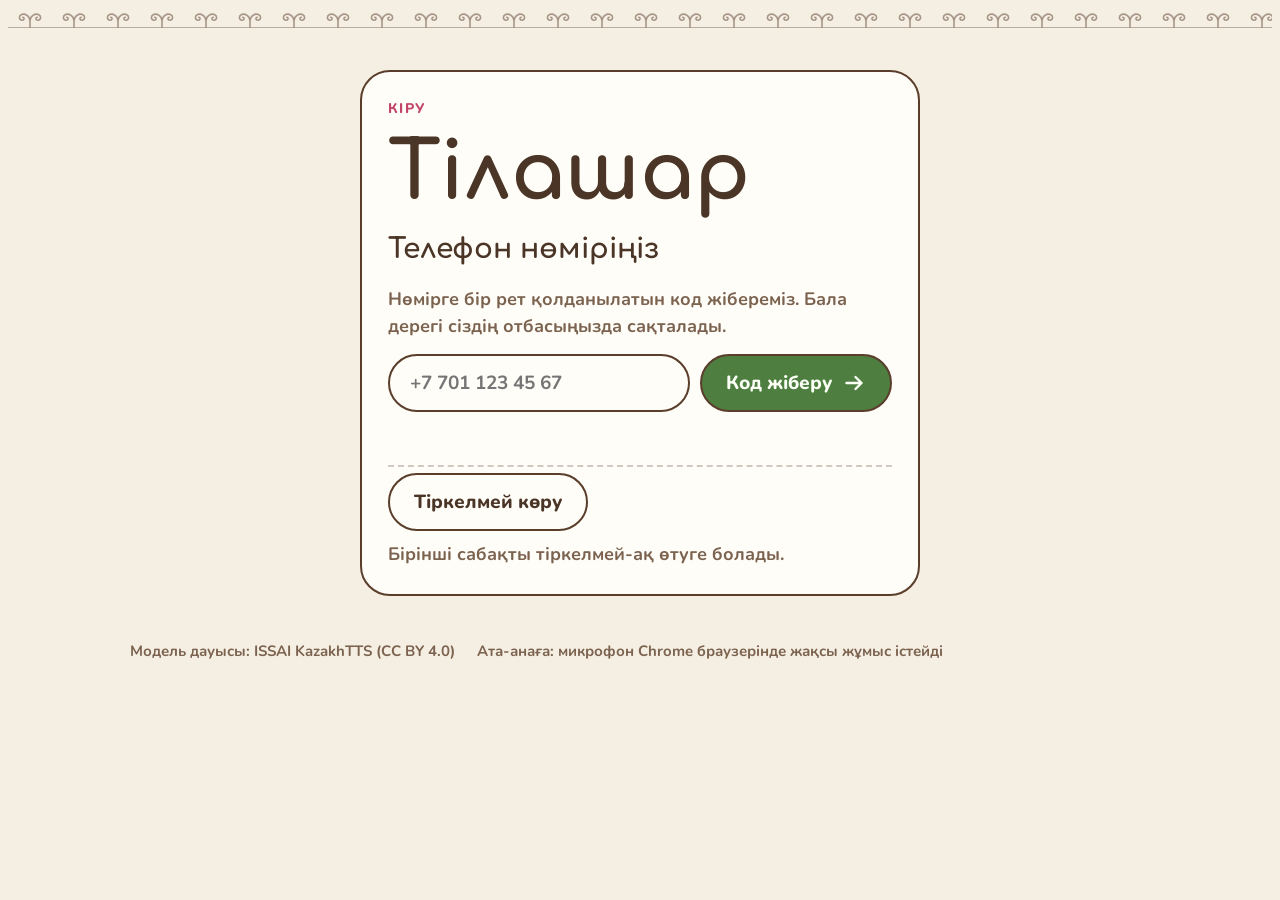
<file: web/index.html>
<!doctype html>
<html lang="kk">
<head>
<meta charset="utf-8">
<meta name="viewport" content="width=device-width,initial-scale=1,viewport-fit=cover">
<title>Тілашар</title>
<meta name="description" content="Балаларға арналған қазақ тілі: тыңда, қайтала, айт.">
<meta name="theme-color" content="#F5EFE3" media="(prefers-color-scheme: light)">
<meta name="theme-color" content="#221A16" media="(prefers-color-scheme: dark)">
<link rel="manifest" href="./manifest.webmanifest">
<link rel="icon" href="./public/icon-192.svg" type="image/svg+xml">
<link rel="apple-touch-icon" href="./public/icon-192.svg">
<link rel="preconnect" href="https://fonts.googleapis.com">
<link rel="preconnect" href="https://fonts.gstatic.com" crossorigin>
<link rel="stylesheet" href="https://fonts.googleapis.com/css2?family=Comfortaa:wght@600;700&family=Nunito:wght@600;700;800;900&display=swap">
<link rel="stylesheet" href="./styles.css">
<link rel="modulepreload" href="./src/main.js">
</head>
<body>
<div class="felt-band" aria-hidden="true"></div>
<div class="wrap">
  <main id="view" aria-live="polite"></main>
  <footer class="foot" id="foot"></footer>
</div>
<script type="module" src="./src/main.js"></script>
</body>
</html>
</file>
<file: web/styles.css>
:root{
  /* Ертегі — страница детской книги: тёплая бумага и коричневый контур */
  --ground:#F5EFE3; --surface:#FFFDF8; --surface-2:#F0E6D6;
  --ink:#4A3526; --ink-soft:#7C6350; --line:#5A3E2B; --hair:rgba(90,62,43,.28);
  --berry:#C2456A; --berry-ink:#FFF7F1; --moss:#4E7F40; --moss-ink:#FBFFF6;
  --ochre:#E9A13B; --ochre-ink:#3A2508; --ochre-text:#A96E06;
  --plum:#7E5AA0; --plum-ink:#FFF6FD; --good:#3F7F49; --star-off:#EDE2CF;
  --t-animals:#F6E3CB; --t-fruits:#F8DBD5; --t-colors:#E8E1F2; --t-numbers:#DFEDDC; --t-home:#DDE8F2; --t-nature:#E3EED6; --t-custom:#F2E1EC;
  --focus:#1B5FD1;
  /* палитра рисунков */
  --i1:#C2456A; --i2:#5B8C4A; --i3:#E9A13B; --i4:#4E86B8; --i5:#DFA96B;
  --i6:#8A5A3B; --i7:#FFF6E7; --i8:#8560A9; --i9:#8C9BB0; --i10:#EFA9B4;
  --display:"Comfortaa",system-ui,sans-serif;
  --body:"Nunito","Segoe UI",system-ui,-apple-system,sans-serif;
  --bw:2.5px;
}
@media (prefers-color-scheme: dark){
  :root:not([data-theme="light"]){
    --ground:#221A16; --surface:#2E2521; --surface-2:#3A2F28;
    --ink:#F6EBDB; --ink-soft:#C8B4A1; --line:#E9D6BC; --hair:rgba(233,214,188,.32);
    --berry:#E1789B; --berry-ink:#2A0F19; --moss:#86BE70; --moss-ink:#11240C;
    --ochre:#F2BA63; --ochre-ink:#2E1D04; --ochre-text:#F2BA63;
    --plum:#C298DE; --plum-ink:#22112E; --good:#8CC98C; --star-off:#4A3B30;
    --t-animals:#3E3122; --t-fruits:#402A2A; --t-colors:#312B3E; --t-numbers:#253522; --t-home:#22303E; --t-nature:#293620; --t-custom:#3A2A36;
    --focus:#8FB4FF;
    --i1:#E1789B; --i2:#84BD6E; --i3:#F2BA63; --i4:#7FB4DE; --i5:#E5BE90;
    --i6:#B88259; --i7:#F7ECDA; --i8:#B792DA; --i9:#AEBBCC; --i10:#F3BFC7;
  }
}
:root[data-theme="dark"]{
  --ground:#221A16; --surface:#2E2521; --surface-2:#3A2F28;
  --ink:#F6EBDB; --ink-soft:#C8B4A1; --line:#E9D6BC; --hair:rgba(233,214,188,.32);
  --berry:#E1789B; --berry-ink:#2A0F19; --moss:#86BE70; --moss-ink:#11240C;
  --ochre:#F2BA63; --ochre-ink:#2E1D04; --ochre-text:#F2BA63;
  --plum:#C298DE; --plum-ink:#22112E; --good:#8CC98C; --star-off:#4A3B30;
  --t-animals:#3E3122; --t-fruits:#402A2A; --t-colors:#312B3E; --t-numbers:#253522; --t-home:#22303E; --t-nature:#293620; --t-custom:#3A2A36;
  --focus:#8FB4FF;
  --i1:#E1789B; --i2:#84BD6E; --i3:#F2BA63; --i4:#7FB4DE; --i5:#E5BE90;
  --i6:#B88259; --i7:#F7ECDA; --i8:#B792DA; --i9:#AEBBCC; --i10:#F3BFC7;
}

*{box-sizing:border-box}
html,body{background:var(--ground);color:var(--ink)}
body{font-family:var(--body);font-size:18px;line-height:1.5;-webkit-font-smoothing:antialiased}
button,input{font:inherit;color:inherit}
.sr{position:absolute;width:1px;height:1px;overflow:hidden;clip:rect(0 0 0 0);white-space:nowrap}

/* Тонкая линия орнамента қошқар мүйіз вместо войлочной полосы */
.felt-band{height:26px;position:relative;background:var(--ground)}
.felt-band::before{content:"";position:absolute;inset:4px 0 6px;background:var(--line);opacity:.5;
  -webkit-mask:url("data:image/svg+xml,%3Csvg xmlns='http://www.w3.org/2000/svg' viewBox='0 0 44 18'%3E%3Cpath d='M22 17V10C22 5 17 2 13.5 3.6 10.3 5 11 9.3 14.2 9.3 16.6 9.3 16.6 6.3 14.7 6.3M22 10C22 5 27 2 30.5 3.6 33.7 5 33 9.3 29.8 9.3 27.4 9.3 27.4 6.3 29.3 6.3M0 17h44' fill='none' stroke='black' stroke-width='1.6' stroke-linecap='round'/%3E%3C/svg%3E") repeat-x left center/44px 18px;
  mask:url("data:image/svg+xml,%3Csvg xmlns='http://www.w3.org/2000/svg' viewBox='0 0 44 18'%3E%3Cpath d='M22 17V10C22 5 17 2 13.5 3.6 10.3 5 11 9.3 14.2 9.3 16.6 9.3 16.6 6.3 14.7 6.3M22 10C22 5 27 2 30.5 3.6 33.7 5 33 9.3 29.8 9.3 27.4 9.3 27.4 6.3 29.3 6.3M0 17h44' fill='none' stroke='black' stroke-width='1.6' stroke-linecap='round'/%3E%3C/svg%3E") repeat-x left center/44px 18px}

.wrap{max-width:1060px;margin:0 auto;padding-inline:20px;padding-block:26px 36px}

/* Лист бумаги в рамке */
.patch{position:relative;background:var(--surface);border:var(--bw) solid var(--line);border-radius:30px}

.eyebrow{margin:0;font-weight:800;font-size:14px;letter-spacing:.09em;text-transform:uppercase;color:var(--berry)}
h1{font-family:var(--display);font-weight:700;font-size:clamp(44px,8vw,80px);line-height:1.02;margin:8px 0 14px;text-wrap:balance}
h2{font-family:var(--display);font-weight:700;font-size:clamp(22px,3vw,28px);line-height:1.2;margin:0;text-wrap:balance}
h3{margin:0}

/* Рисунки */
.ill{width:70%;height:70%;display:block;overflow:visible}
.ill .f{stroke:var(--line);stroke-width:3.4;stroke-linejoin:round;paint-order:stroke fill}
.ill .l{fill:none;stroke:var(--line);stroke-width:3.4;stroke-linecap:round;stroke-linejoin:round}
.ill .l2{fill:none;stroke:var(--line);stroke-width:2.6;stroke-linecap:round}
.ill .ink{fill:var(--line)}
.ill .i1{fill:var(--i1)} .ill .i2{fill:var(--i2)} .ill .i3{fill:var(--i3)} .ill .i4{fill:var(--i4)} .ill .i5{fill:var(--i5)}
.ill .i6{fill:var(--i6)} .ill .i7{fill:var(--i7)} .ill .i8{fill:var(--i8)} .ill .i9{fill:var(--i9)} .ill .i10{fill:var(--i10)}

/* Home */
.home{display:grid;gap:34px}
.hero{display:grid;grid-template-columns:1.25fr 1fr;gap:28px;align-items:center}
.lede{font-size:clamp(19px,2.2vw,22px);max-width:32ch;color:var(--ink-soft);margin:0 0 20px;font-weight:700}
.how{display:flex;flex-wrap:wrap;align-items:center;gap:8px;list-style:none;padding:0;margin:0}
.how li{display:flex;align-items:center;gap:8px;padding:5px 16px 5px 5px;border-radius:999px;background:var(--surface);border:var(--bw) solid var(--line);font-weight:800}
.how .arrow{background:none;border:0;padding:0;color:var(--ink-soft)}
.how .arrow svg{width:18px;height:18px}
.dot{width:34px;height:34px;border-radius:50%;display:grid;place-items:center}
.dot svg{width:20px;height:20px}
.dot.s1{background:var(--moss);color:var(--moss-ink)} .dot.s2{background:var(--ochre);color:var(--ochre-ink)} .dot.s3{background:var(--berry);color:var(--berry-ink)}

.wotd{padding:24px 26px;display:grid;grid-template-columns:auto 1fr;gap:22px;align-items:center}
.wotd .plate{--plate:128px}
.wotd-body{display:grid;gap:8px;justify-items:start;min-width:0}
.wotd-word{font-weight:900;font-size:clamp(38px,5vw,52px);line-height:1.05;overflow-wrap:break-word}
.wotd-row{display:flex;flex-wrap:wrap;gap:10px}

.section-head{display:flex;flex-wrap:wrap;justify-content:space-between;align-items:baseline;gap:8px 20px}
.section-head p{margin:0;color:var(--ink-soft);font-weight:700}
.topics{display:grid;grid-template-columns:repeat(3,1fr);gap:18px}
.tile{all:unset;box-sizing:border-box;cursor:pointer;position:relative;display:grid;grid-template-columns:auto 1fr;gap:16px;align-items:center;padding:16px 20px;border:var(--bw) solid var(--line);border-radius:30px;background:var(--tint,var(--surface));transition:transform .15s ease}
.tile:hover{transform:translateY(-2px)}
.tile:active{transform:translateY(2px)}
.tile:focus-visible{outline:3px solid var(--focus);outline-offset:4px}
.tpic{width:76px;height:76px;border-radius:50%;background:var(--surface);border:var(--bw) solid var(--line);display:grid;place-items:center;font-size:38px;line-height:1}
.tpic .ill{width:74%;height:74%}
.tpic .trio{display:flex}
.tpic .trio i{width:22px;height:22px;border-radius:50%;margin-inline:-4px;border:2px solid var(--line)}
.tpic .nums{font-family:var(--display);font-weight:700;font-size:18px}
.tinfo{display:grid;gap:6px;min-width:0}
.tname{display:block;font-family:var(--display);font-weight:700;font-size:19px;line-height:1.2;overflow-wrap:break-word}
.meta{display:flex;justify-content:space-between;gap:8px;font-size:15px;font-weight:800;color:var(--ink-soft);font-variant-numeric:tabular-nums}
.meta .got{display:inline-flex;align-items:center;gap:4px}
.meta .got svg{width:16px;height:16px;fill:var(--ochre);stroke:var(--line);stroke-width:1.6}
.meter{height:10px;border-radius:99px;background:var(--surface);border:2px solid var(--line);overflow:hidden}
.meter i{display:block;height:100%;background:var(--ochre)}
.badge{justify-self:start;font-size:12px;font-weight:800;letter-spacing:.06em;text-transform:uppercase;padding:2px 10px;border-radius:99px;background:var(--plum);color:var(--plum-ink)}

.ai-band{padding:26px;display:grid;grid-template-columns:1fr 1.1fr;gap:18px 28px;align-items:center;background:var(--t-custom)}
.ai-band .eyebrow{color:var(--plum)}
.note{margin:6px 0 0;color:var(--ink-soft);font-weight:700;max-width:44ch}
.ai-form{display:grid;gap:12px}
.ai-row{display:flex;gap:10px;flex-wrap:wrap}
.ai-row input{flex:1 1 200px;min-width:0;min-height:56px;padding:0 20px;border-radius:999px;border:var(--bw) solid var(--line);background:var(--surface);font-weight:700;font-size:19px}
.ai-row input:focus-visible{outline:3px solid var(--focus);outline-offset:2px}
.chips{display:flex;flex-wrap:wrap;gap:8px}
.chip{all:unset;cursor:pointer;padding:6px 14px;border-radius:99px;background:var(--surface);border:2px solid var(--line);font-weight:800;font-size:16px}
.chip:focus-visible{outline:3px solid var(--focus);outline-offset:2px}
.status{margin:0;font-weight:800;min-height:1.5em;color:var(--plum)}

.foot{margin-top:34px;display:flex;flex-wrap:wrap;gap:6px 22px;color:var(--ink-soft);font-size:15px;font-weight:700}

/* Buttons — обведённые, без объёма */
.btn{all:unset;box-sizing:border-box;cursor:pointer;display:inline-flex;align-items:center;justify-content:center;gap:10px;min-height:58px;padding:0 24px;border-radius:999px;font-weight:800;font-size:19px;line-height:1.1;background:var(--surface);border:var(--bw) solid var(--line);color:var(--ink);transition:transform .1s ease;text-align:center}
.btn svg{width:24px;height:24px;flex:none}
.btn:hover{transform:translateY(-1px)}
.btn:active{transform:translateY(2px)}
.btn:focus-visible{outline:3px solid var(--focus);outline-offset:3px}
.btn[disabled]{opacity:.55;cursor:progress}
.btn.primary{background:var(--step,var(--moss));color:var(--step-ink,var(--moss-ink))}
.btn.plum{background:var(--plum);color:var(--plum-ink)}
.btn.red{background:var(--berry);color:var(--berry-ink)}
.btn.small{min-height:46px;font-size:17px;padding:0 18px}
.btn.ghost{background:transparent;border-color:transparent;padding:0 12px}
.btn.ghost:hover{border-color:var(--hair)}

/* Круг с картинкой */
.plate{--plate:220px;width:var(--plate);height:var(--plate);max-width:100%;border-radius:50%;background:var(--tint,var(--t-animals));border:var(--bw) solid var(--line);display:grid;place-items:center;position:relative;flex:none;overflow:hidden}
.emoji{font-size:calc(var(--plate) * .46);line-height:1}
.swatch{width:58%;height:58%;border-radius:50%;background:var(--sw);border:var(--bw) solid var(--line)}
.numpic{display:grid;justify-items:center;gap:calc(var(--plate) * .03)}
.numeral{font-family:var(--display);font-weight:700;font-size:calc(var(--plate) * .3);line-height:1}
.asyks{display:flex;flex-wrap:wrap;justify-content:center;align-items:center;gap:3px;width:calc(var(--plate) * .66)}
.asyks svg{width:var(--asz,13%);height:auto;stroke:var(--line);stroke-width:1.6}
.asyks svg:nth-child(odd){fill:var(--i1)} .asyks svg:nth-child(even){fill:var(--i3)}

/* Lesson */
.lesson{display:grid;gap:18px}
.lesson[data-step="1"]{--step:var(--moss);--step-ink:var(--moss-ink);--step-text:var(--moss)}
.lesson[data-step="2"]{--step:var(--ochre);--step-ink:var(--ochre-ink);--step-text:var(--ochre-text)}
.lesson[data-step="3"]{--step:var(--berry);--step-ink:var(--berry-ink);--step-text:var(--berry)}
.lesson-bar{display:grid;grid-template-columns:auto 1fr auto;gap:10px;align-items:center}
.steps{list-style:none;display:flex;justify-content:center;align-items:center;margin:0;padding:0}
.steps li{display:flex;align-items:center;gap:8px;font-weight:800;color:var(--ink-soft)}
.steps li+li::before{content:"";width:clamp(14px,5vw,46px);border-top:2.5px dashed var(--hair);margin-inline:8px}
.steps .ic{width:42px;height:42px;border-radius:50%;display:grid;place-items:center;background:var(--surface);border:var(--bw) solid var(--line);color:var(--ink-soft)}
.steps .ic svg{width:22px;height:22px}
.steps li.on{color:var(--ink)}
.steps li.on .ic{background:var(--step);color:var(--step-ink)}
.steps li.done .ic{background:var(--good);color:var(--surface)}
.count{white-space:nowrap;font-weight:800;font-variant-numeric:tabular-nums;color:var(--ink-soft);padding-inline:8px}
.thread{height:10px;border-radius:99px;background:var(--surface);border:2px solid var(--line);overflow:hidden}
.thread i{display:block;height:100%;background:var(--step);transition:width .4s ease}

.stage{display:grid;justify-items:center;text-align:center;gap:14px;padding:clamp(22px,4vw,36px) 20px 32px}
.word{font-weight:900;font-size:clamp(50px,11vw,104px);line-height:1.05;display:flex;flex-wrap:wrap;justify-content:center;align-items:baseline;margin-top:4px}
.syl{border-bottom:6px solid transparent;padding-bottom:2px;transition:color .12s,border-color .12s}
.syl.lit{color:var(--step-text);border-bottom-color:var(--step)}
.sep{display:none;color:var(--hair);padding-inline:.08em}
.word.split .sep{display:inline}
.say{font-size:clamp(21px,2.6vw,26px);font-weight:800;margin:0;min-height:1.5em;text-wrap:balance;max-width:30ch}
.heard{margin:0;color:var(--ink-soft);min-height:1.5em;font-weight:700;max-width:46ch}
.tip{margin:0;padding:10px 18px;border-radius:18px;background:var(--surface-2);border:2px solid var(--hair);font-weight:800;max-width:44ch;text-wrap:balance}
.tip[hidden]{display:none}
.actions{display:flex;flex-wrap:wrap;gap:12px;justify-content:center;align-items:center;min-height:62px}
.turn{width:min(280px,72%);height:14px;border-radius:99px;background:var(--surface);border:2px solid var(--line);overflow:hidden}
.turn i{display:block;height:100%;background:var(--step);transform-origin:left center;animation:drain linear forwards}
@keyframes drain{from{transform:scaleX(1)}to{transform:scaleX(0)}}

.mic-zone{display:grid;justify-items:center;gap:12px}
.mic{all:unset;cursor:pointer;width:132px;height:132px;border-radius:50%;background:var(--berry);color:var(--berry-ink);border:3px solid var(--line);display:grid;place-items:center;position:relative;transition:transform .1s}
.mic svg{width:56px;height:56px}
.mic:active{transform:translateY(3px)}
.mic:focus-visible{outline:3px solid var(--focus);outline-offset:6px}
.mic.live::before{content:"";position:absolute;inset:-12px;border-radius:50%;border:3px solid var(--berry);animation:ring 1.2s ease-out infinite}
@keyframes ring{from{transform:scale(.9);opacity:.9}to{transform:scale(1.35);opacity:0}}
.mic-label{font-weight:800;color:var(--ink-soft);margin:0}
.stars{display:flex;gap:10px}
.stars svg{width:50px;height:50px;fill:var(--star-off);stroke:var(--line);stroke-width:1.6;stroke-linejoin:round}
.stars svg.on{fill:var(--ochre);animation:pop .45s cubic-bezier(.3,1.6,.5,1) both}
.stars svg.on:nth-child(2){animation-delay:.12s} .stars svg.on:nth-child(3){animation-delay:.24s}
@keyframes pop{from{transform:scale(.2) rotate(-30deg)}to{transform:scale(1) rotate(0)}}

/* Results */
.res-total{display:flex;align-items:center;gap:10px;font-family:var(--display);font-weight:700;font-size:clamp(32px,5vw,44px);font-variant-numeric:tabular-nums}
.res-total svg{width:44px;height:44px;fill:var(--ochre);stroke:var(--line);stroke-width:1.6}
.res-list{list-style:none;padding:0;margin:0;display:grid;grid-template-columns:repeat(auto-fill,minmax(210px,1fr));gap:12px;width:100%;text-align:left}
.res-list li{display:flex;align-items:center;gap:12px;padding:8px 14px 8px 8px;background:var(--surface-2);border:2px solid var(--hair);border-radius:22px}
.res-list .plate{--plate:52px;border-width:2px}
.res-list b{display:block;font-size:20px;line-height:1.15;overflow-wrap:break-word}
.mini{display:flex;gap:2px}
.mini svg{width:18px;height:18px;fill:var(--star-off);stroke:var(--line);stroke-width:1.6}
.mini svg.on{fill:var(--ochre)}
.mini .said{font-size:14px;font-weight:800;color:var(--good)}
.teacher{width:100%;max-width:640px;text-align:left;padding:20px 24px;border-radius:26px;background:var(--t-custom);border:2px solid var(--line);display:grid;gap:10px}
.teacher[hidden]{display:none}
.teacher .eyebrow{color:var(--plum)}
.teacher p{margin:0;font-weight:700}
.teacher .praise{font-size:21px;font-weight:800}
.teacher .wait{color:var(--ink-soft)}

/* Parent voice */
.parent-band{padding:26px;display:grid;grid-template-columns:1.2fr 1fr;gap:18px 28px;align-items:center}
.parent-band .eyebrow,.studio-head .eyebrow{color:var(--berry)}
.pb-side{display:grid;gap:10px}
.pb-count{margin:0;font-weight:800;color:var(--ink-soft);font-variant-numeric:tabular-nums}
.pb-count b{font-family:var(--display);font-size:32px;color:var(--ink);margin-right:4px}
.pb-side .btn{justify-self:start}
.studio{display:grid;gap:18px}
.studio-head{padding:26px;display:grid;grid-template-columns:1.2fr 1fr;gap:18px 28px;align-items:start}
.studio-ctrl{display:grid;gap:12px;align-content:start}
.mic-state{display:flex;align-items:center;gap:10px;font-weight:800;margin:0}
.mic-state .led{width:12px;height:12px;border-radius:50%;background:var(--star-off);border:2px solid var(--line);flex:none}
.mic-state.on .led{background:var(--good)}
.level{height:12px;border-radius:99px;background:var(--surface);border:2px solid var(--line);overflow:hidden}
.level i{display:block;height:100%;width:0;background:var(--good);transition:width .06s linear}
.switch{display:flex;gap:10px;align-items:flex-start;font-weight:700;cursor:pointer;line-height:1.35}
.switch input{width:22px;height:22px;margin:1px 0 0;accent-color:var(--moss);flex:none}
.studio-ctrl .status{color:var(--ink)}
.tabs{display:flex;flex-wrap:wrap;gap:8px}
.tabs .chip{display:inline-flex;align-items:baseline;gap:8px}
.tabs .chip small{font-size:14px;font-weight:800;color:var(--ink-soft);font-variant-numeric:tabular-nums}
.tabs .chip[aria-pressed="true"]{background:var(--ink);color:var(--ground);border-color:var(--ink)}
.tabs .chip[aria-pressed="true"] small{color:inherit;opacity:.75}
.rec-list{list-style:none;margin:0;padding:0;display:grid;grid-template-columns:repeat(2,1fr);gap:12px}
.rec-row{display:grid;grid-template-columns:auto minmax(min-content,1fr) auto;gap:14px;align-items:center;padding:10px 14px 10px 10px;border-radius:26px;background:var(--surface);border:2px solid var(--hair)}
.rec-row.has{border-color:var(--line)}
.rec-row .plate{--plate:58px;border-width:2px}
.quote{font-family:var(--display);font-weight:700;font-size:24px;line-height:1;color:var(--plum)}
.rec-word{min-width:0}
.rec-word b{display:block;font-size:22px;font-weight:900;line-height:1.15;overflow-wrap:break-word}
.rec-word small{display:block;white-space:nowrap;font-size:14px;font-weight:800;color:var(--ink-soft)}
.rec-row.has .rec-word small{color:var(--good)}
.rec-row.recording{border-color:var(--berry);box-shadow:0 0 0 2px var(--berry)}
.rec-row.recording .rec-word small{color:var(--berry)}
.rec-actions{display:flex;gap:6px;align-items:center}
.rec-btn.btn{min-height:44px;font-size:16px;padding:0 14px;background:var(--berry);color:var(--berry-ink)}
.rec-btn.btn svg{width:20px;height:20px}
.rec-row.recording .rec-btn{background:var(--ink);color:var(--ground)}
.icon-btn{all:unset;box-sizing:border-box;cursor:pointer;width:44px;height:44px;border-radius:50%;display:grid;place-items:center;background:var(--surface);border:2px solid var(--line);color:var(--ink);flex:none}
.icon-btn svg{width:22px;height:22px}
.icon-btn[disabled]{opacity:.35;cursor:default}
.icon-btn:focus-visible,.icon-btn:focus-within{outline:3px solid var(--focus);outline-offset:2px}

.confetti{position:fixed;inset:0;pointer-events:none;z-index:50;width:100%;height:100%}

@media (max-width:860px){.topics{grid-template-columns:repeat(2,1fr)}.ai-band,.parent-band,.studio-head{grid-template-columns:1fr}.rec-list{grid-template-columns:1fr}}
@media (max-width:760px){.hero{grid-template-columns:1fr}}
@media (max-width:560px){
  .topics{grid-template-columns:1fr}
  .steps .lbl{display:none}
  .wotd{grid-template-columns:1fr;justify-items:center;text-align:center}
  .wotd-body{justify-items:center}
  .plate{--plate:180px}
  .wotd .plate{--plate:120px}
  .btn{font-size:18px;padding:0 18px}
}
@media (max-width:480px){.rec-row{grid-template-columns:auto 1fr}.rec-actions{grid-column:1/-1;justify-content:flex-end}}
@media (prefers-reduced-motion: reduce){
  *,*::before,*::after{animation-duration:.01ms !important;animation-iteration-count:1 !important;transition:none !important}
  .turn i{animation-duration:var(--dur) !important}
}

/* ——— Экраны входа, выбора ребёнка и дня. Новые классы, старые не тронуты;
       цвета берутся из тех же токенов палитры. ——— */
.gate-wrap{display:grid;justify-items:center;padding-block:10px}
.gate{width:min(560px,100%);padding:26px;display:grid;gap:14px;justify-items:stretch}
.gate h1{margin:0 0 4px}
.gate h2{margin:0}
.gate .note{max-width:none}
.gate-foot{display:flex;flex-wrap:wrap;align-items:center;gap:10px 16px;padding-top:6px;border-top:2px dashed var(--hair)}
.gate-foot .note{margin:0}
.gate-q{font-family:var(--display);font-weight:700;font-size:26px;align-self:center;padding-inline:4px;font-variant-numeric:tabular-nums}
.field{border:0;margin:0;padding:0;display:grid;gap:8px}
.field legend{padding:0;font-weight:800;color:var(--ink-soft);font-size:15px;letter-spacing:.04em;text-transform:uppercase}
.chips .chip[aria-pressed="true"]{background:var(--ink);color:var(--ground);border-color:var(--ink)}

.kids{display:flex;flex-wrap:wrap;gap:12px}
.kids-grid{display:grid;grid-template-columns:repeat(auto-fill,minmax(150px,1fr));gap:16px}
.kid{all:unset;box-sizing:border-box;cursor:pointer;display:grid;justify-items:center;gap:6px;padding:14px 12px;border:var(--bw) solid var(--line);border-radius:30px;background:var(--surface);text-align:center;transition:transform .15s ease}
.kid:hover{transform:translateY(-2px)}
.kid:active{transform:translateY(2px)}
.kid:focus-visible{outline:3px solid var(--focus);outline-offset:4px}
.kid .plate{--plate:88px}
.kid b{font-family:var(--display);font-weight:700;font-size:19px;line-height:1.2;overflow-wrap:break-word}
.kid small{font-weight:800;font-size:14px;color:var(--ink-soft)}
.kid[aria-pressed="true"]{background:var(--surface-2);box-shadow:0 0 0 2px var(--line)}
.kid.add .plate{background:var(--t-custom)}
.kid.add .plate svg{width:44%;height:44%;color:var(--ink)}
.kids .kid{padding:8px}
.kids .kid .plate{--plate:64px}
.kid-mini{display:inline-grid;place-items:center;width:28px;height:28px;border-radius:50%;border:2px solid var(--line);background:var(--surface);overflow:hidden;flex:none}
.kid-mini .ill{width:86%;height:86%}

.day{display:grid;gap:8px;margin:0 0 18px;max-width:30ch}
.streakline{display:flex;align-items:center;gap:8px;margin:0;font-weight:800;color:var(--ink-soft)}
.streakline svg{width:24px;height:24px;color:var(--berry);flex:none}
.streakline b{font-family:var(--display);font-weight:700;font-size:20px;color:var(--ink)}
.day .pb-count{font-size:16px}
.btn.big{min-height:72px;font-size:23px;padding:0 34px;margin-bottom:16px}
@media (max-width:560px){.btn.big{width:100%;font-size:21px}}
</file>
